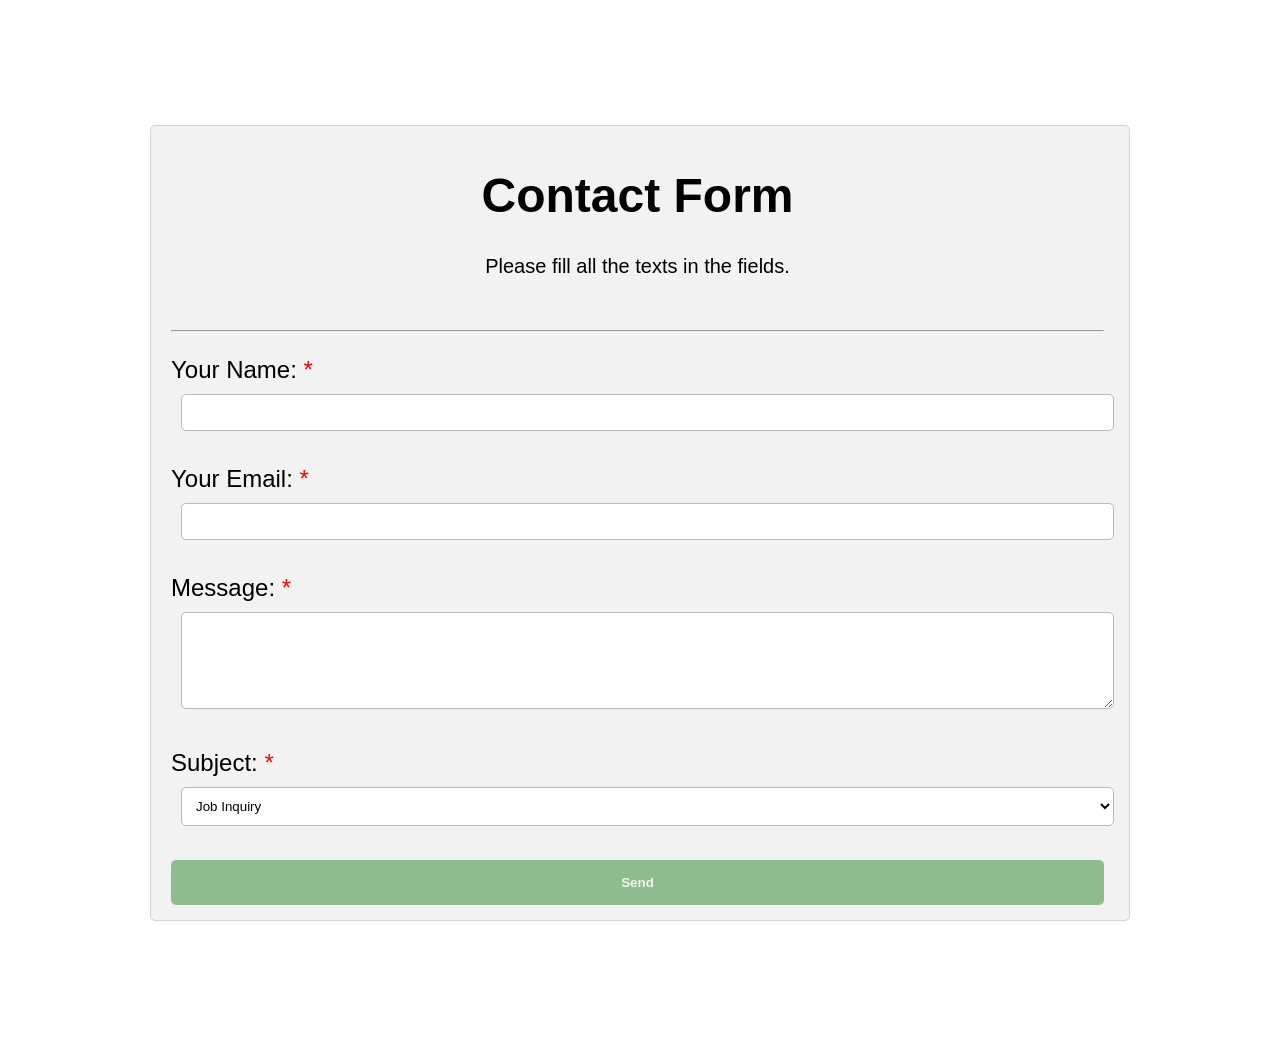
<file: contact_us.html>
<!DOCTYPE html>
<html lang="en">
  <head>
    <meta charset="UTF-8" />
    <meta http-equiv="X-UA-Compatible" content="IE=edge" />
    <meta name="viewport" content="width=device-width, initial-scale=1.0" />
    <title>Contact Us</title>
    <link rel="stylesheet" href="/styles/contact_us_style.css" />
  </head>
  <body>
    <div class="container">
      <div class="header">
        <h1>Contact Form</h1>
        <p>Please fill all the texts in the fields.</p>
      </div>
      <hr />

      <form action="">
        <p>
          <label for="" class="required"> Your Name: </label>
          <input type="text" class="text" name="yname" required />
        </p>
        <p>
          <label for="" class="required">Your Email:</label>
          <input type="email" name="email" id="email" required />
        </p>
        <p>
          <label for="" class="required">Message:</label>
          <textarea
            name="message"
            id="message"
            cols="25"
            rows="5"
            required
          ></textarea>
        </p>
        <p>
          <label for="" class="required">Subject:</label>
          <select name="subject" id="subject" required>
            <option value="job_inquiry">Job Inquiry</option>
            <option value="New_Courses">New Courses</option>
            <option value="Pricing">Pricing</option>
          </select>
        </p>
        <input type="submit" value="Send" />
      </form>
    </div>
  </body>
</html>
</file>
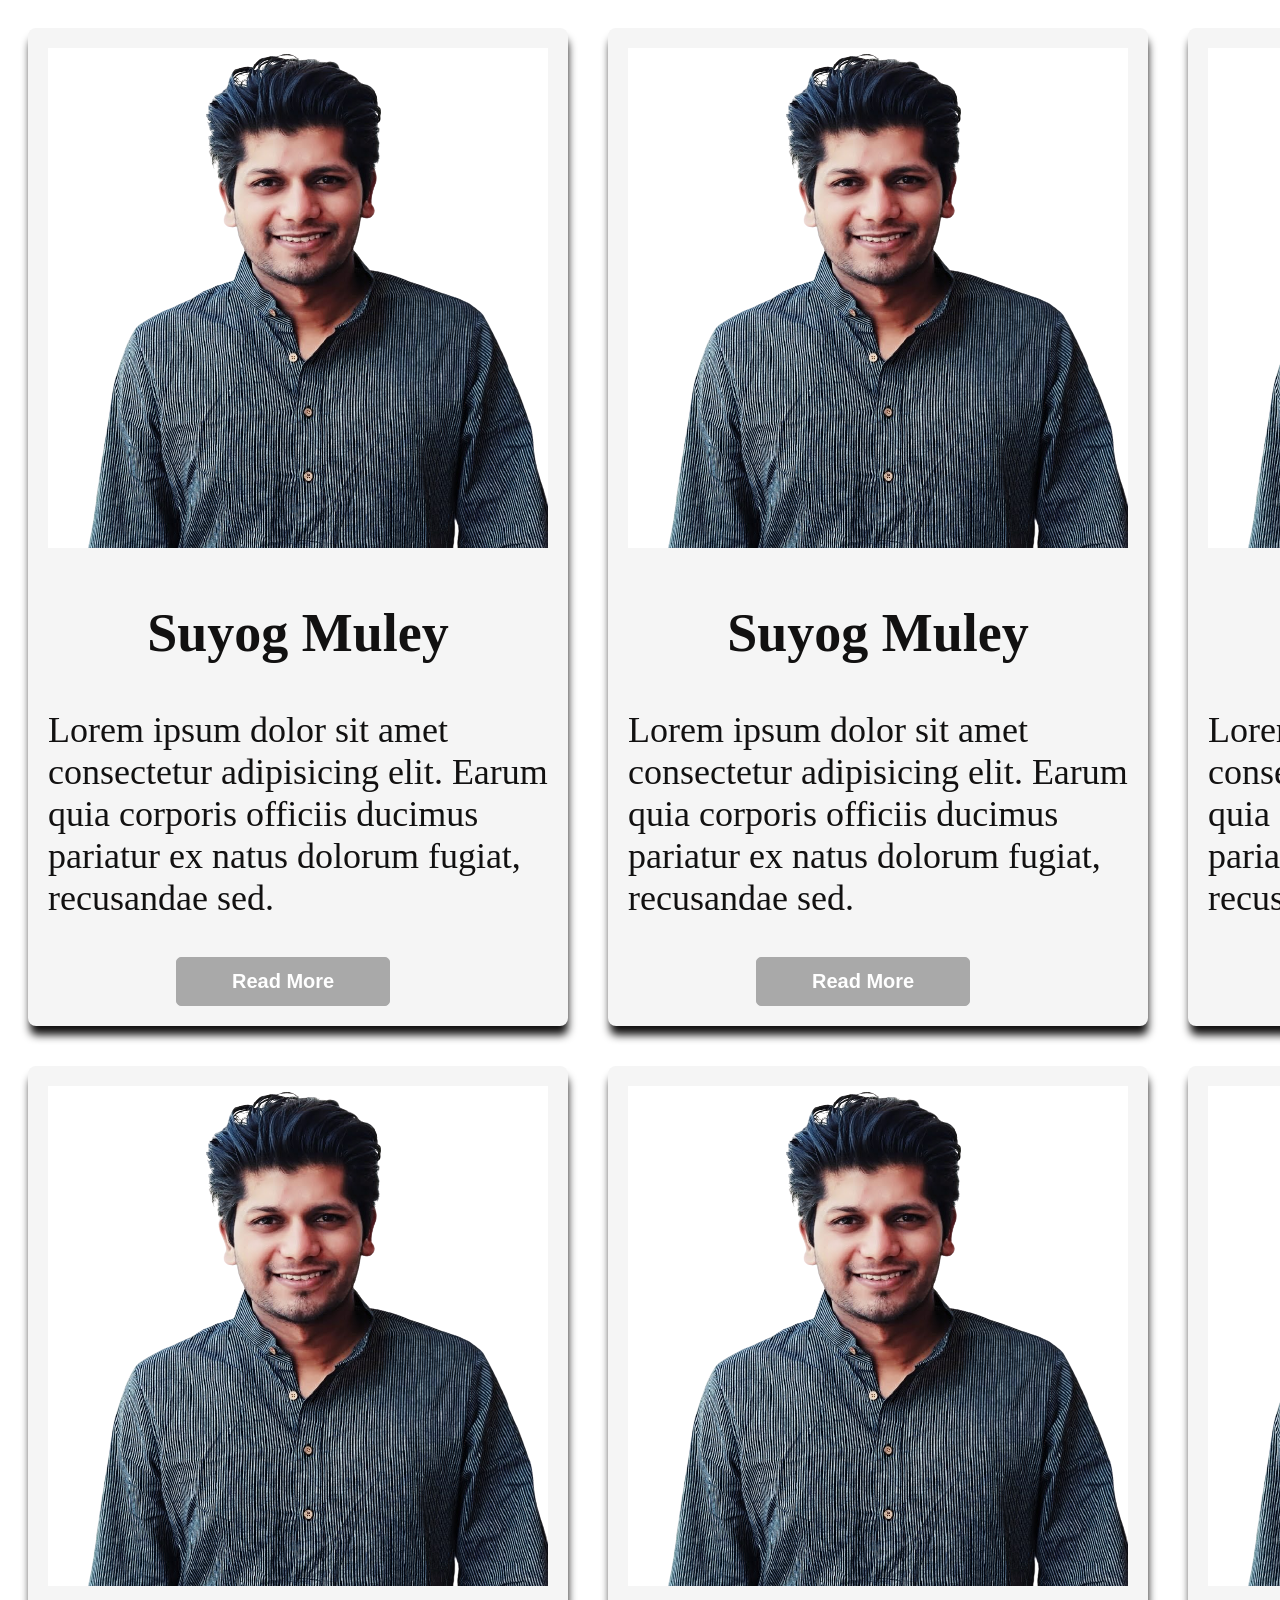
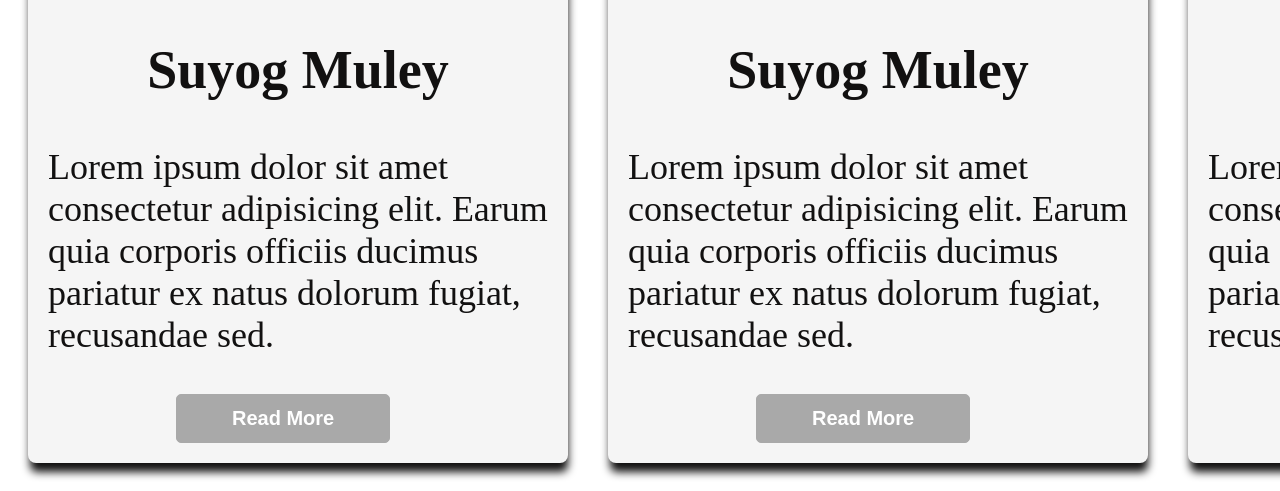
<file: flexbox-task2.html>
<!DOCTYPE html>
<html lang="en">
  <head>
    <meta charset="UTF-8" />
    <meta http-equiv="X-UA-Compatible" content="IE=edge" />
    <meta name="viewport" content="width=device-width, initial-scale=1.0" />
    <title>FlexboxTask2</title>
    <style>
      .wrapper {
        display: flex;
      }

      .card {
        justify-content: center;
        font-size: 4vh;
        color: rgb(18, 17, 17);
        background: whitesmoke;
        margin: 20px;
        padding: 20px;
        border-radius: 8px;
        flex-direction: column;
        box-shadow: 1px 10px 8px -1px;
      }

      button {
        align-items: center;
        background-color: darkgray;
        text-decoration: none;
        font-size: 20px;
        align-content: center;
        font-weight: bold;
        color: white;
        border: 1px solid darkgrey;
        border-radius: 5px;
        padding: 12px 55px 12px 55px;
        margin-left: 8rem;
        cursor: pointer;
      }
      button:hover {
        color: black;
        background-color: darkseagreen;
      }
      h2 {
        text-align: center;
      }
    </style>
  </head>
  <body>
    <div class="wrapper">
      <div class="card">
        <img src="/Image/suyogProfile.png" alt="User suyogProfile" />
        <h2>Suyog Muley</h2>
        <p>
          Lorem ipsum dolor sit amet consectetur adipisicing elit. Earum quia
          corporis officiis ducimus pariatur ex natus dolorum fugiat, recusandae
          sed.
        </p>
        <button>Read More</button>
      </div>
      <div class="card">
        <img src="/Image/suyogProfile.png" alt="User suyogProfile" />
        <h2>Suyog Muley</h2>
        <p>
          Lorem ipsum dolor sit amet consectetur adipisicing elit. Earum quia
          corporis officiis ducimus pariatur ex natus dolorum fugiat, recusandae
          sed.
        </p>
        <button>Read More</button>
      </div>
      <div class="card">
        <img src="/Image/suyogProfile.png" alt="User suyogProfile" />
        <h2>Suyog Muley</h2>
        <p>
          Lorem ipsum dolor sit amet consectetur adipisicing elit. Earum quia
          corporis officiis ducimus pariatur ex natus dolorum fugiat, recusandae
          sed.
        </p>
        <button>Read More</button>
      </div>
    </div>
    <div class="wrapper">
      <div class="card">
        <img src="/Image/suyogProfile.png" alt="User suyogProfile" />
        <h2>Suyog Muley</h2>
        <p>
          Lorem ipsum dolor sit amet consectetur adipisicing elit. Earum quia
          corporis officiis ducimus pariatur ex natus dolorum fugiat, recusandae
          sed.
        </p>
        <button>Read More</button>
      </div>
      <div class="card">
        <img src="/Image/suyogProfile.png" alt="User suyogProfile" />
        <h2>Suyog Muley</h2>
        <p>
          Lorem ipsum dolor sit amet consectetur adipisicing elit. Earum quia
          corporis officiis ducimus pariatur ex natus dolorum fugiat, recusandae
          sed.
        </p>
        <button>Read More</button>
      </div>
      <div class="card">
        <img src="/Image/suyogProfile.png" alt="User suyogProfile" />
        <h2>Suyog Muley</h2>
        <p>
          Lorem ipsum dolor sit amet consectetur adipisicing elit. Earum quia
          corporis officiis ducimus pariatur ex natus dolorum fugiat, recusandae
          sed.
        </p>
        <button>Read More</button>
      </div>
    </div>
  </body>
</html>
</file>
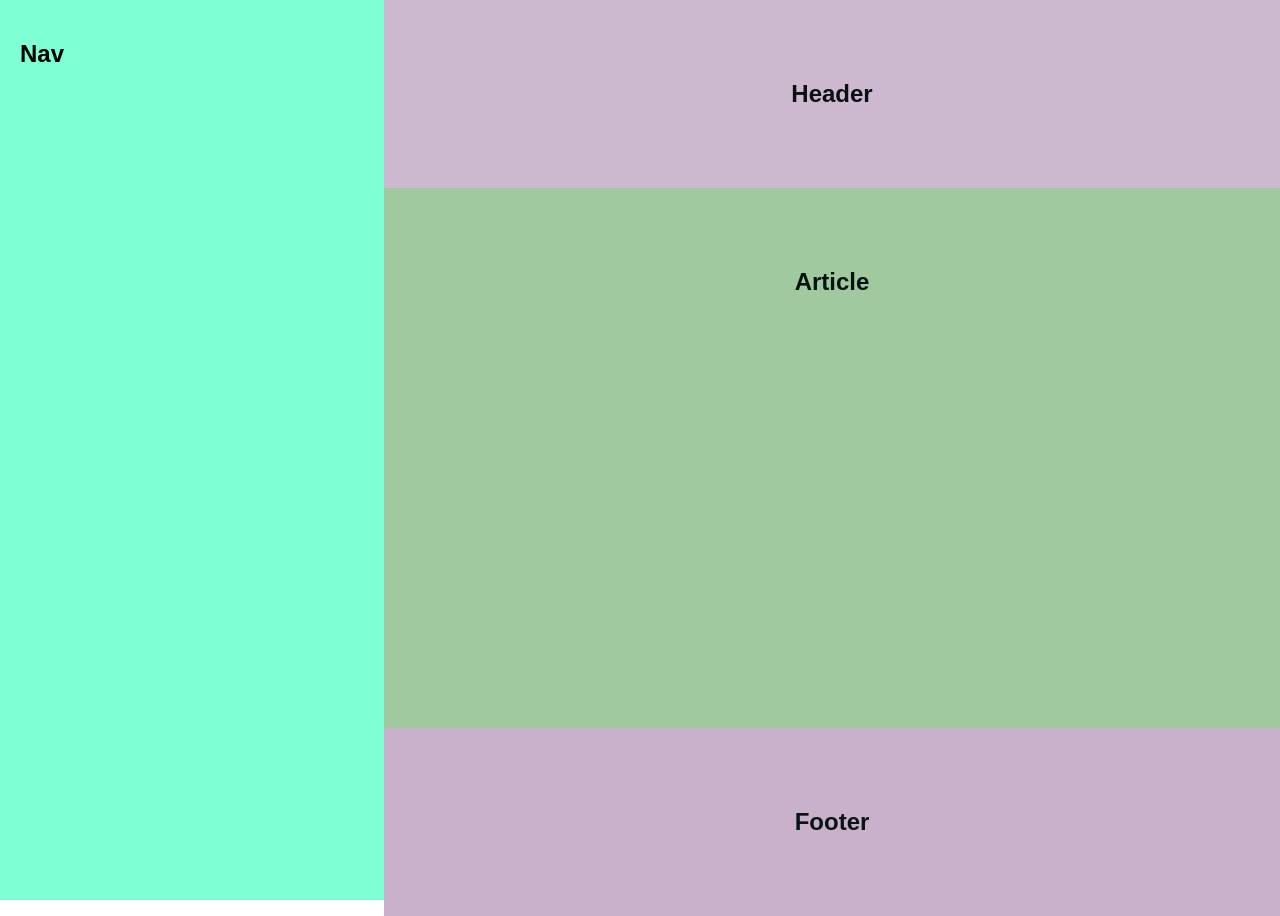
<file: flexbox4.html>
<!DOCTYPE html>
<html lang="en">
  <head>
    <meta charset="UTF-8" />
    <meta http-equiv="X-UA-Compatible" content="IE=edge" />
    <meta name="viewport" content="width=device-width, initial-scale=1.0" />
    <title>Flexbox Challenge3</title>
    <style>
      * {
        box-sizing: border-box;
      }

      body {
        font-family: Arial, Helvetica, sans-serif;
        margin: 0;
      }

      .container-row {
        display: flex;
        flex-wrap: wrap;
      }

      .side {
        flex: 30%;
        background-color: aquamarine;
        padding: 20px;
        height: 100vh;
      }

      .main {
        flex: 70%;
        background-color: rgb(233, 241, 241);
      }

      .header {
        padding: 60px;
        text-align: center;
        background-color: rgb(205, 185, 207);
        color: rgb(12, 15, 15);
      }
      .section {
        padding: 60px;
        text-align: center;
        background-color: rgb(160, 201, 160);
        color: rgb(6, 18, 18);
        height: 60vh;
      }
      .footer {
        padding: 60px;
        text-align: center;
        background-color: rgb(201, 177, 204);
        color: rgb(10, 20, 20);
      }

      @media screen and (max-width: 700px) {
        .container-row {
          flex-direction: column;
        }
      }
    </style>
  </head>
  <body>
    <div class="container-row">
      <div class="side">
        <h2>Nav</h2>
      </div>
      <div class="main">
        <div class="header">
          <h2>Header</h2>
        </div>
        <div class="section">
          <h2>Article</h2>
        </div>
        <div class="footer">
          <h2>Footer</h2>
        </div>
      </div>
    </div>
  </body>
</html>
</file>
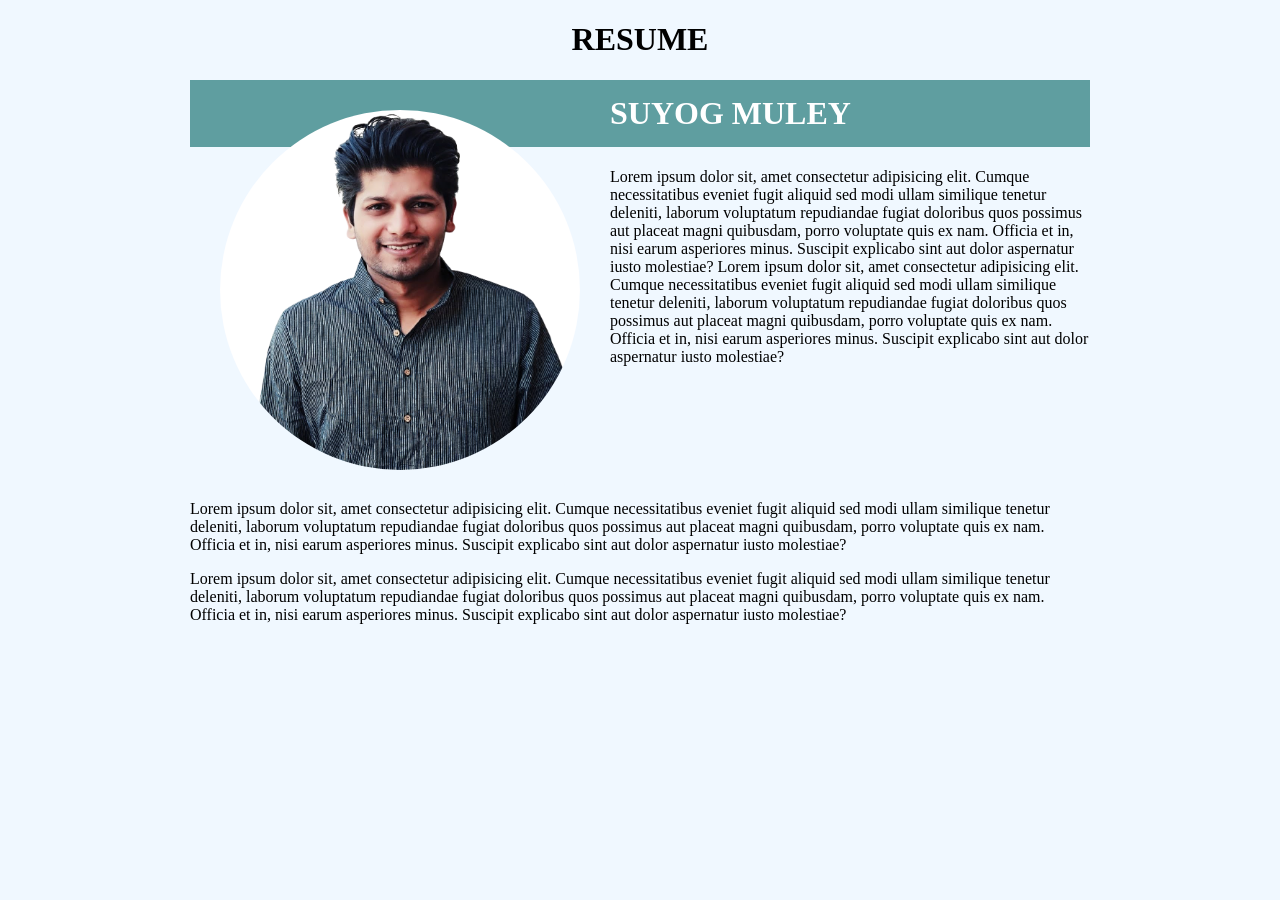
<file: float.html>
<!DOCTYPE html>
<html lang="en">
  <head>
    <meta charset="UTF-8" />
    <meta http-equiv="X-UA-Compatible" content="IE=edge" />
    <meta name="viewport" content="width=device-width, initial-scale=1.0" />
    <title>Float Property</title>
    <style>
      body {
        background-color: aliceblue;
        margin: 0 auto;
        max-width: 900px;
        width: 90%;
      }
      .Image {
        clip-path: circle(50% at 50% 50%);
        width: 40%;
        border-radius: 5px;
        float: left;
        margin: 30px;
      }

      .resume {
        text-align: center;
        text-transform: uppercase;
      }
      .suyog{
        background-color: cadetblue;
        padding: 15px;
        color: white;
        text-transform: uppercase;
      }

      .cleared{
        clear: left;
      }
    </style>
  </head>
  <body>
    <h1 class="resume">Resume</h1>
    <img class="Image" src="/Image/suyogProfile.png" alt="" /> <h1 class="suyog">Suyog Muley</h1></a>
    
    <p>
      Lorem ipsum dolor sit, amet consectetur adipisicing elit. Cumque
      necessitatibus eveniet fugit aliquid sed modi ullam similique tenetur
      deleniti, laborum voluptatum repudiandae fugiat doloribus quos possimus
      aut placeat magni quibusdam, porro voluptate quis ex nam. Officia et in,
      nisi earum asperiores minus. Suscipit explicabo sint aut dolor aspernatur
      iusto molestiae? Lorem ipsum dolor sit, amet consectetur adipisicing elit.
      Cumque necessitatibus eveniet fugit aliquid sed modi ullam similique
      tenetur deleniti, laborum voluptatum repudiandae fugiat doloribus quos
      possimus aut placeat magni quibusdam, porro voluptate quis ex nam. Officia
      et in, nisi earum asperiores minus. Suscipit explicabo sint aut dolor
      aspernatur iusto molestiae?
    </p>
    <p class="cleared">
      Lorem ipsum dolor sit, amet consectetur adipisicing elit. Cumque
      necessitatibus eveniet fugit aliquid sed modi ullam similique tenetur
      deleniti, laborum voluptatum repudiandae fugiat doloribus quos possimus
      aut placeat magni quibusdam, porro voluptate quis ex nam. Officia et in,
      nisi earum asperiores minus. Suscipit explicabo sint aut dolor aspernatur
      iusto molestiae?
    </p>
    <p>
      Lorem ipsum dolor sit, amet consectetur adipisicing elit. Cumque
      necessitatibus eveniet fugit aliquid sed modi ullam similique tenetur
      deleniti, laborum voluptatum repudiandae fugiat doloribus quos possimus
      aut placeat magni quibusdam, porro voluptate quis ex nam. Officia et in,
      nisi earum asperiores minus. Suscipit explicabo sint aut dolor aspernatur
      iusto molestiae?
    </p>
  </body>
</html>
</file>
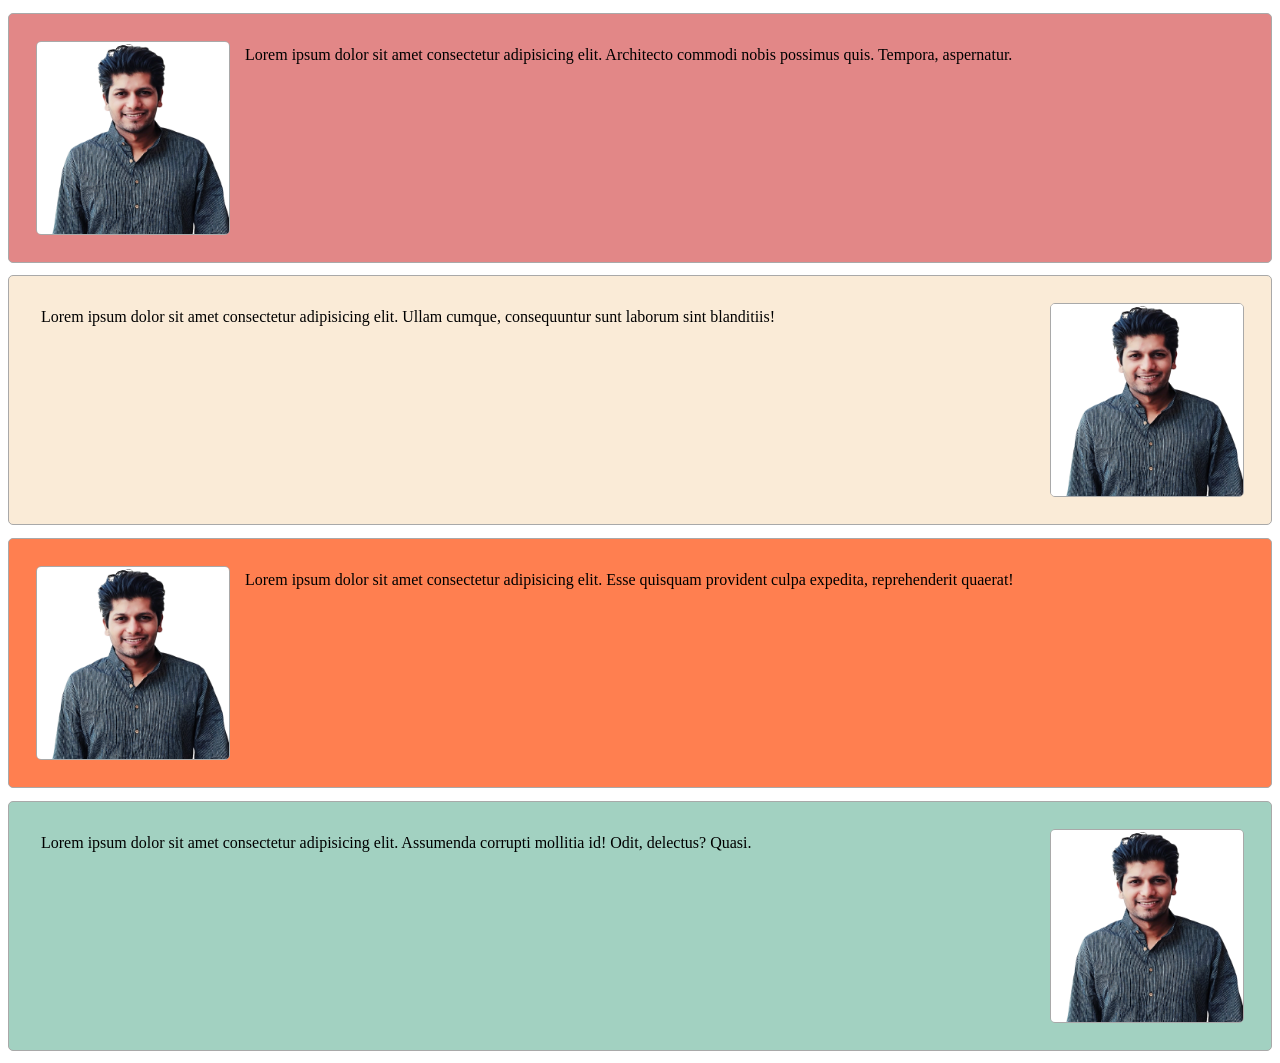
<file: float3.html>
<!DOCTYPE html>
<html lang="en">
  <head>
    <meta charset="UTF-8" />
    <meta http-equiv="X-UA-Compatible" content="IE=edge" />
    <meta name="viewport" content="width=device-width, initial-scale=1.0" />
    <title>Float Challenge 3</title>
    <style>
      .body {
        background-color: aliceblue;
      }

      img {
        width: 12em;
        border-radius: 5px;
        border: 1px solid darkgray;
        margin: 15px;
      }

      .imgBox1 {
        float: left;
      }

      .imgBox2 {
        float: right;
      }

      .imgBox3 {
        float: left;
      }

      .imgBox4 {
        float: right;
      }
      .textbox {
        margin: 20px;
      }

      .box {
        padding: 12px;
        border: 1px solid darkgray;
        border-radius: 5px;
        margin: 1% auto;
        max-width: 1700px;
        overflow: hidden;
      }
      .box1 {
        background-color: rgb(226, 135, 135);
      }
      .box2 {
        background-color: antiquewhite;
      }
      .box3 {
        background-color: coral;
      }
      .box4 {
        background-color: rgb(162, 209, 193);
      }
    </style>
  </head>
  <body>
    <div class="mainbox">
      <div class="box box1">
        <img class="imgBox1" src="/Image/suyogProfile.png" alt="profilePic" />
        <p class="textbox">
          Lorem ipsum dolor sit amet consectetur adipisicing elit. Architecto
          commodi nobis possimus quis. Tempora, aspernatur.
        </p>
      </div>
      <div class="box box2">
        <img class="imgBox2" src="/Image/suyogProfile.png" alt="profilePic" />
        <p class="textbox">
          Lorem ipsum dolor sit amet consectetur adipisicing elit. Ullam cumque,
          consequuntur sunt laborum sint blanditiis!
        </p>
      </div>
      <div class="box box3">
        <img class="imgBox3" src="/Image/suyogProfile.png" alt="profilePic" />
        <p class="textbox">
          Lorem ipsum dolor sit amet consectetur adipisicing elit. Esse quisquam
          provident culpa expedita, reprehenderit quaerat!
        </p>
      </div>
      <div class="box box4">
        <img class="imgBox4" src="/Image/suyogProfile.png" alt="profilePic" />
        <p class="textbox">
          Lorem ipsum dolor sit amet consectetur adipisicing elit. Assumenda
          corrupti mollitia id! Odit, delectus? Quasi.
        </p>
      </div>
    </div>
  </body>
</html>
</file>
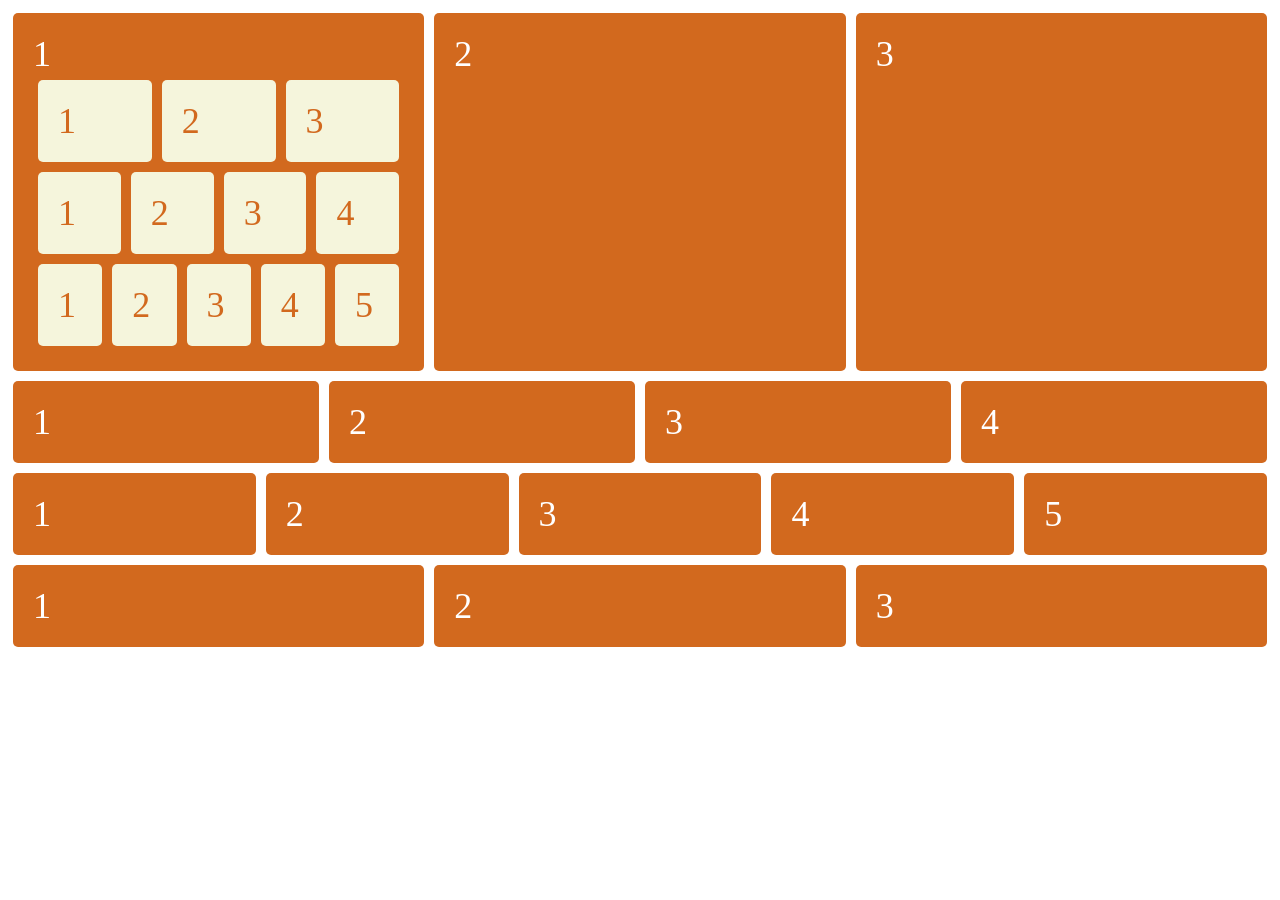
<file: floatChallange1.html>
<!DOCTYPE html>
<html lang="en">
  <head>
    <meta charset="UTF-8" />
    <meta http-equiv="X-UA-Compatible" content="IE=edge" />
    <meta name="viewport" content="width=device-width, initial-scale=1.0" />
    <title>Float Challange1</title>
    <style>
      .wrapper {
        display: flex;
      }

      .wrapper > div {
        font-size: 4vh;
        color: white;
        background: chocolate;
        margin: 5px;
        padding: 20px;
        border-radius: 5px;
        flex: 1;
      }
      .wrapper .wrapper > div {
        background: beige;
        color: chocolate;
      }
    </style>
  </head>
  <body>
    <div class="wrapper">
      <div>
        1
        <div class="wrapper">
          <div>1</div>
          <div>2</div>
          <div>3</div>
        </div>
        <div class="wrapper">
          <div>1</div>
          <div>2</div>
          <div>3</div>
          <div>4</div>
        </div>
        <div class="wrapper">
          <div>1</div>
          <div>2</div>
          <div>3</div>
          <div>4</div>
          <div>5</div>
        </div>
      </div>
      <div>2</div>
      <div>3</div>
    </div>
    <div class="wrapper">
      <div>1</div>
      <div>2</div>
      <div>3</div>
      <div>4</div>
    </div>
    <div class="wrapper">
      <div>1</div>
      <div>2</div>
      <div>3</div>
      <div>4</div>
      <div>5</div>
    </div>
    <div class="wrapper">
      <div>1</div>
      <div>2</div>
      <div>3</div>
    </div>
  </body>
</html>
</file>
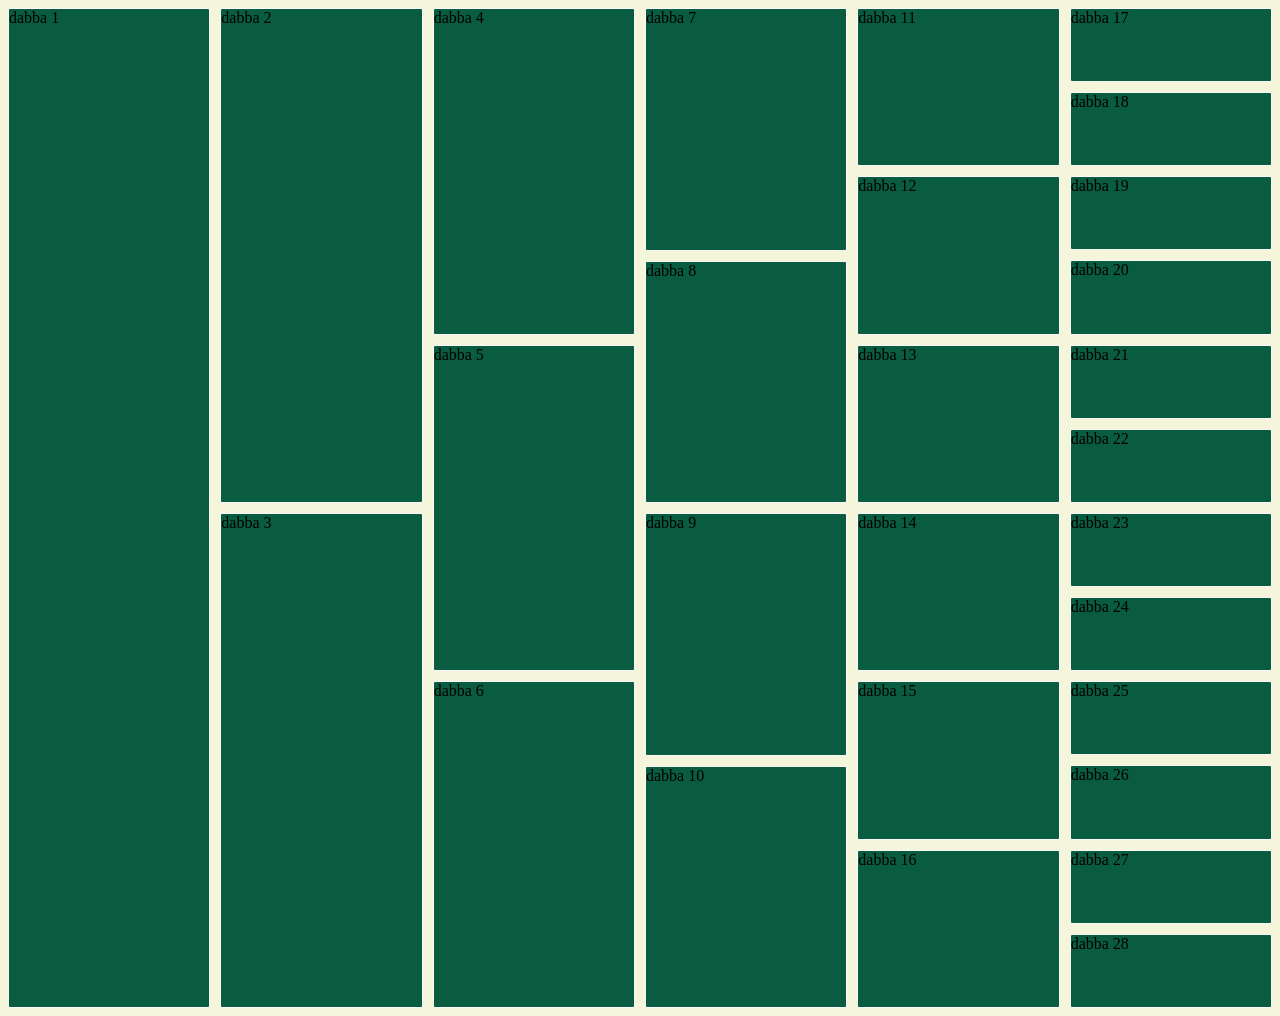
<file: Grid.html>
<!DOCTYPE html>
<html lang="en">
  <head>
    <meta charset="UTF-8" />
    <meta http-equiv="X-UA-Compatible" content="IE=edge" />
    <meta name="viewport" content="width=device-width, initial-scale=1.0" />
    <title>Grid Challenge</title>
    <style>
      * {
        background-color: beige;
      }
      .container {
        display: grid;
        grid-template-columns: repeat(6, 1fr);
        grid-gap: 10px;
        grid-auto-rows: minmax(1000px, auto);
      }

      .nestedItem {
        display: grid;
        grid-gap: 10px;
      }

      .items {
        background-color: rgb(9, 92, 64);
        border: 1px solid rgb(249, 249, 249);
        border-radius: 2px;
      }
    </style>
  </head>
  <body>
    <div class="container">
      <div class="nestedItem">
        <div class="items">dabba 1</div>
      </div>

      <div class="nestedItem">
        <div class="items" id="item2">dabba 2</div>
        <div class="items" id="item3">dabba 3</div>
      </div>

      <div class="nestedItem">
        <div class="items" id="item4">dabba 4</div>
        <div class="items" id="item5">dabba 5</div>
        <div class="items" id="item6">dabba 6</div>
      </div>

      <div class="nestedItem">
        <div class="items" id="item7">dabba 7</div>
        <div class="items" id="item8">dabba 8</div>
        <div class="items" id="item9">dabba 9</div>
        <div class="items" id="item10">dabba 10</div>
      </div>

      <div class="nestedItem">
        <div class="items" id="item11">dabba 11</div>
        <div class="items" id="item12">dabba 12</div>
        <div class="items" id="item13">dabba 13</div>
        <div class="items" id="item14">dabba 14</div>
        <div class="items" id="item15">dabba 15</div>
        <div class="items" id="item16">dabba 16</div>
      </div>

      <div class="nestedItem">
        <div class="items" id="item17">dabba 17</div>
        <div class="items" id="item18">dabba 18</div>
        <div class="items" id="item19">dabba 19</div>
        <div class="items" id="item20">dabba 20</div>
        <div class="items" id="item21">dabba 21</div>
        <div class="items" id="item22">dabba 22</div>
        <div class="items" id="item23">dabba 23</div>
        <div class="items" id="item24">dabba 24</div>
        <div class="items" id="item25">dabba 25</div>
        <div class="items" id="item26">dabba 26</div>
        <div class="items" id="item27">dabba 27</div>
        <div class="items" id="item28">dabba 28</div>
      </div>
    </div>
  </body>
</html>
</file>
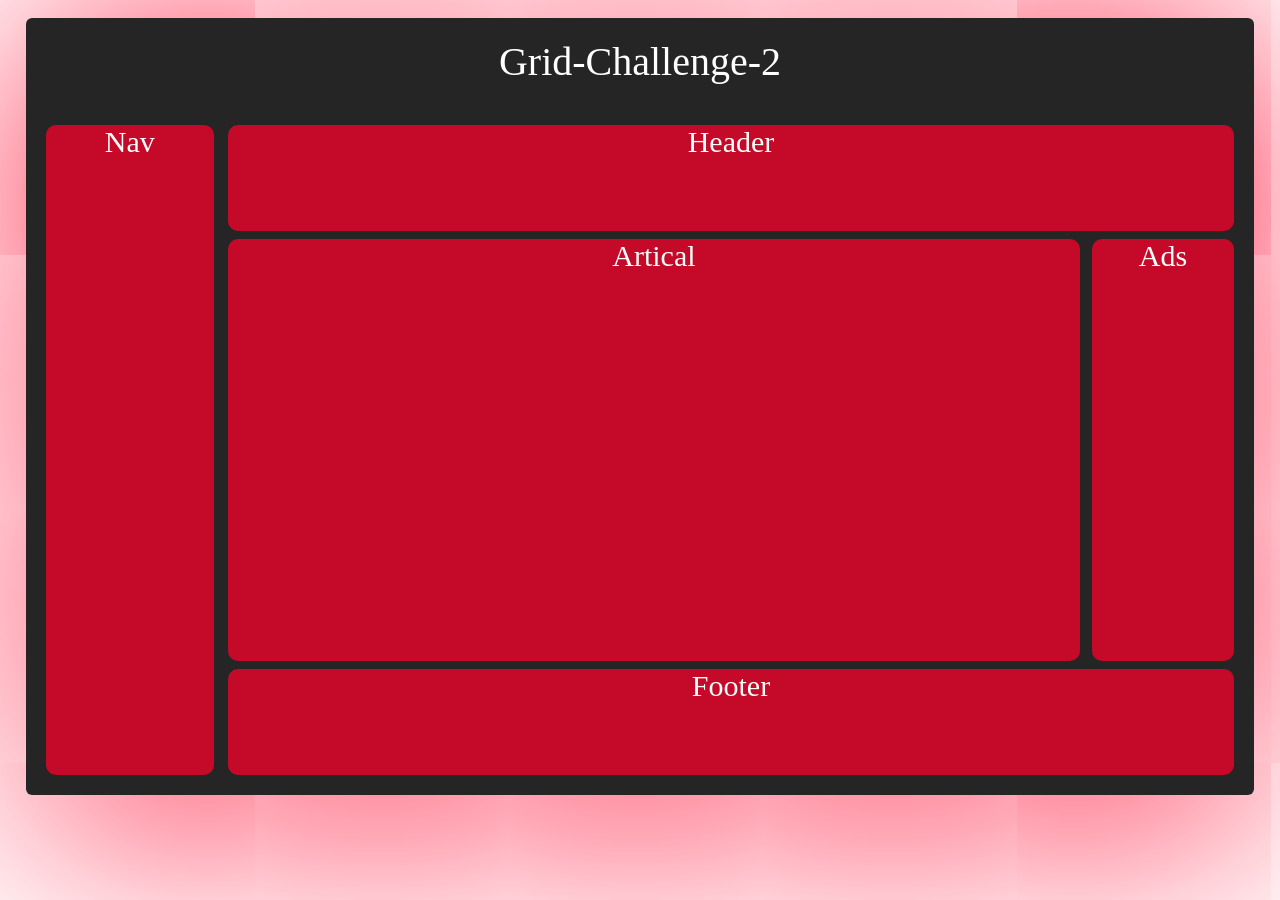
<file: grid2Challenge.html>
<!DOCTYPE html>
<html lang="en">
  <head>
    <meta charset="UTF-8" />
    <meta http-equiv="X-UA-Compatible" content="IE=edge" />
    <meta name="viewport" content="width=\, initial-scale=1.0" />
    <title>Grid Challenge 2</title>
    <style>
     * {
    font-size: 20px;
    font-family: 'Merriweather', serif;
    text-align: center;
    font-size: 30px;
  }
  .main-container {
    margin: 18px;
    padding: 20px;
    box-shadow: .2em .7em 8em #ff002bf5;
    border-radius: 6px;
    background-color: hsla(0, 0%, 0%, 0.856);
  }
  .heading{
      margin-bottom: 40px;
      font-size: 40px;
      color: white;
  }
  .container {
    display: grid;
    grid-template-columns: 1fr 6fr;
    grid-gap: 1.2%;
    height: 650px;
  }
  .m1,
  .nav,
  .mid-grid,
  .header,
  .footer{
    display: grid;
    border-radius: 3px;

  }
  .m1{
    grid-template-rows:1.5fr 6fr 1.5fr ;
    grid-gap: 1.2%;
    
  }
  .mid-grid {
    display: grid;
    grid-template-columns: 6fr 1fr;
    grid-gap: 1.2%;
  }
  .child{
    color: #ffffff;
    background-color: #ff002bbb;
    border-radius: 10px;
  }
  .child:hover{
      margin: 2px;
      background-color: #ff002bea;
      box-shadow: 2px 3px 6px #ffffff;
      cursor: pointer;
  }
    </style>
  </head>
  </head>
<body >
<div class="main-container">
      <div class="heading">Grid-Challenge-2</div>
      <div class="container">
        <div class="nav">
          <div class="child">Nav</div>
        </div>
        <div class="m1">
          <div class="header">
            <div class="child">Header</div>
          </div>
          <div class="mid-grid">
            <div class="child">Artical</div>
            <div class="child">Ads</div>
          </div>
          <div class="footer">
            <div class="child">Footer</div>
          </div>
        </div>
      </div>
    </div>
</body>
 
</html>
</file>
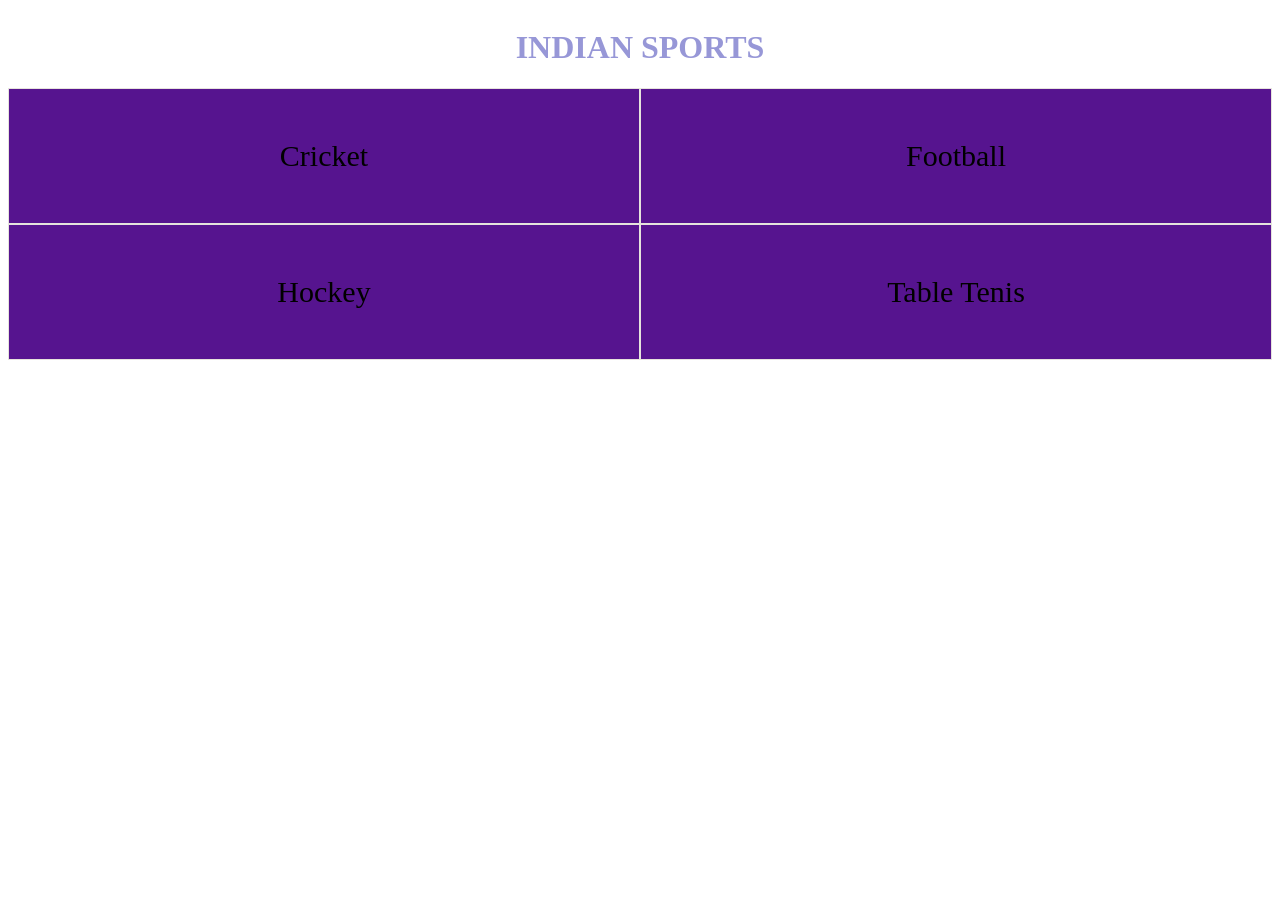
<file: mediaquery.html>
<!DOCTYPE html>
<html lang="en">
  <head>
    <meta charset="UTF-8" />
    <meta http-equiv="X-UA-Compatible" content="IE=edge" />
    <meta name="viewport" content="width=device-width, initial-scale=1.0" />
    <title>Media Query Challenge</title>
    <link rel="stylesheet" href="/styles/mediaquery.css" />
  </head>
  <body>
    <div class="mainbox"></div>
    <h1>Indian Sports</h1>
    <div class="box">Cricket</div>
    <div class="box">Football</div>
    <div class="box">Hockey</div>
    <div class="box">Table Tenis</div>
  </body>
</html>
</file>
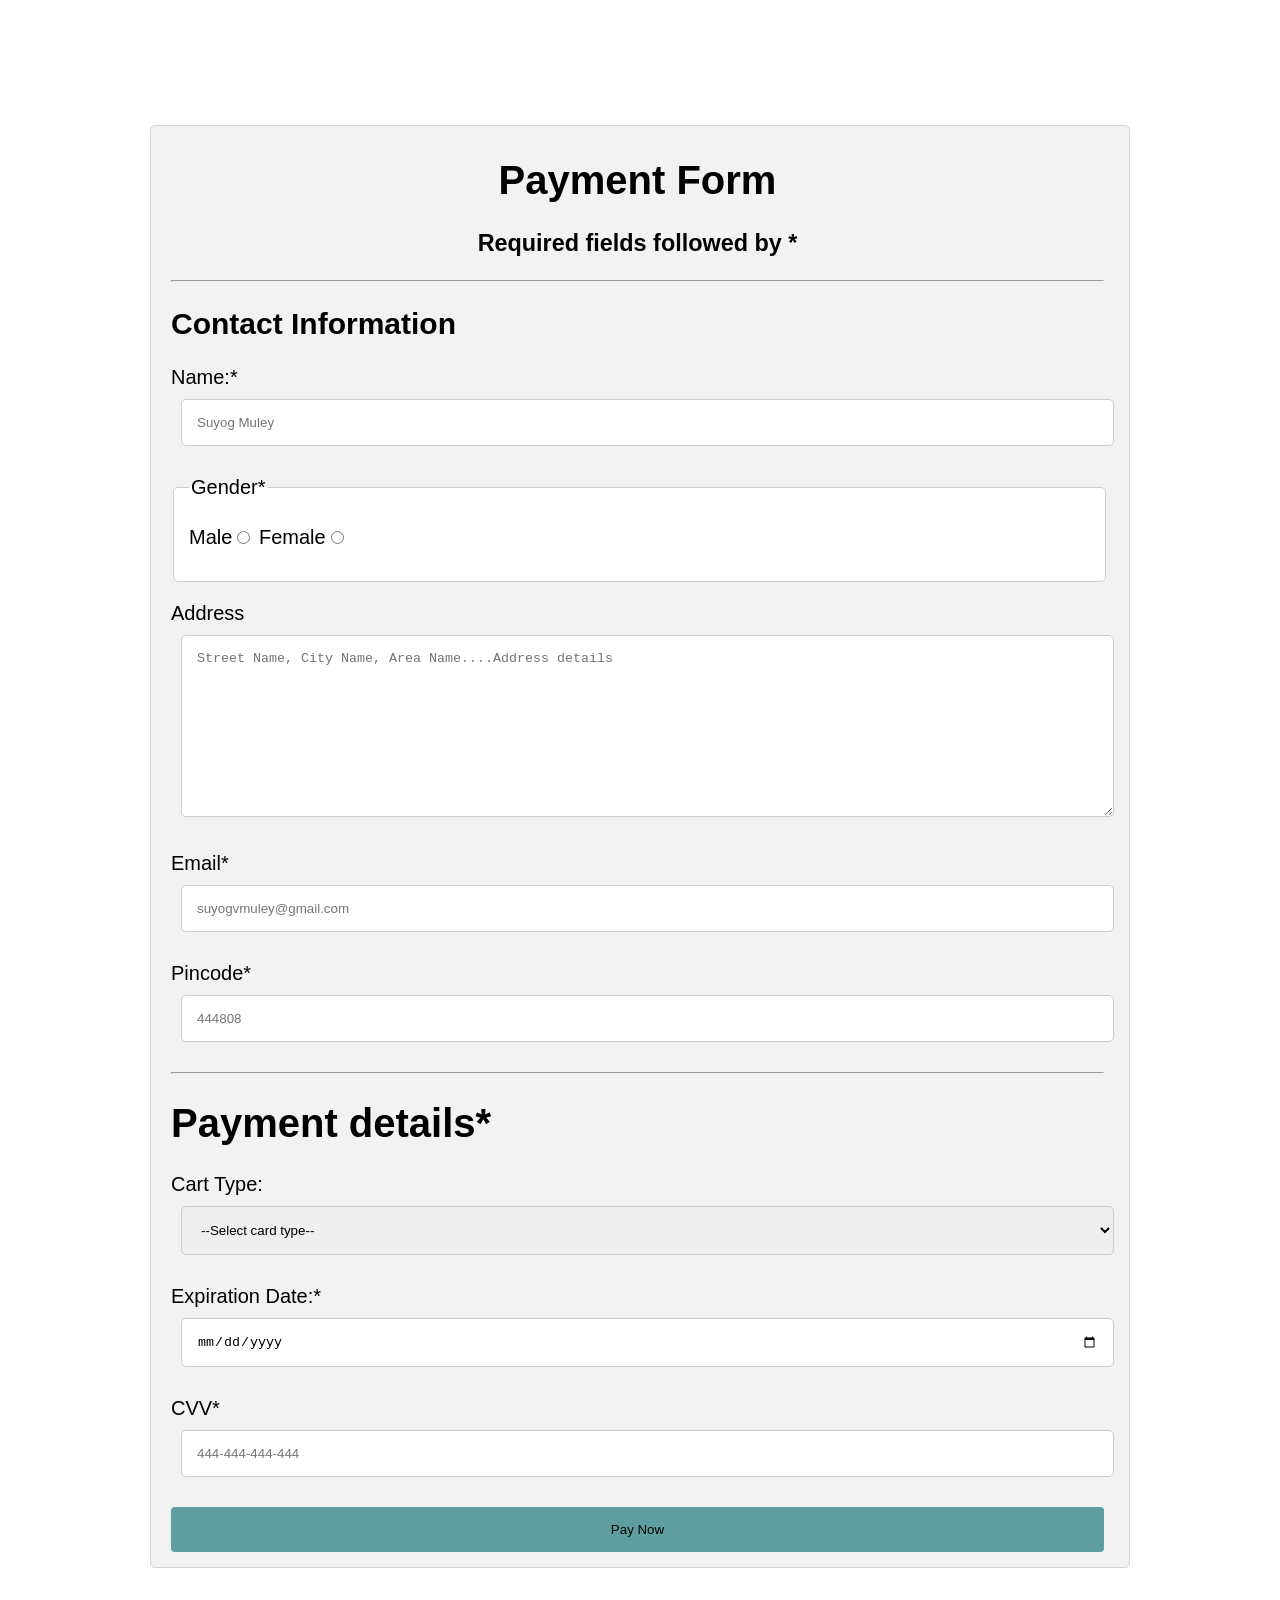
<file: payment_form.html>
<!DOCTYPE html>
<html lang="en">
  <head>
    <meta charset="UTF-8" />
    <meta http-equiv="X-UA-Compatible" content="IE=edge" />
    <meta name="viewport" content="width=device-width, initial-scale=1.0" />
    <title>Payment Form</title>
    <link rel="stylesheet" href="payment_style.css" />
  </head>
  <body>
    <div class="container">
      <form action="">
        <h1 class="main_heading">Payment Form</h1>
        <h3 class="main_heading">Required fields followed by *</h3>
        <hr />
        <h2>Contact Information</h2>
        <p>
          Name:*
          <input
            type="text"
            name="name"
            id="name"
            placeholder="Suyog Muley"
            required
          />
        </p>
        <fieldset>
          <legend>Gender*</legend>
          <p>
            Male<input type="radio" name="Gender" id="male" required />
            Female<input type="radio" name="Gender" id="Female" required />
          </p>
        </fieldset>
        <p>
          Address
          <textarea
            name="Address"
            id="Address"
            cols="30"
            rows="10"
            placeholder="Street Name, City Name, Area Name....Address details"
          ></textarea>
        </p>
        <p>
          Email*
          <input
            type="email"
            name="email"
            id="email"
            placeholder="suyogvmuley@gmail.com"
            required
          />
        </p>
        <p>
          Pincode*<input
            type="number"
            name="pincode"
            id="pincode"
            placeholder="444808"
            required
          />
        </p>
        <hr />
        <h1>Payment details*</h1>
        <p>
          Cart Type:
          <select name="card_type" id="card_type" required>
            <option value="">--Select card type--</option>
            <option value="visa">Visa</option>
            <option value="Mastercard">Mastercard</option>
            <option value="Rupay">Rupay</option>
          </select>
        </p>
        <p>
          Expiration Date:*
          <input type="date" name="exp_date" id="exp_date" required />
        </p>
        <p>
          CVV*
          <input
            type="password"
            name="cvv"
            id="cvv"
            placeholder="444-444-444-444"
            required
          />
        </p>
        <input type="submit" value="Pay Now" />
      </form>
    </div>
  </body>
</html>
</file>
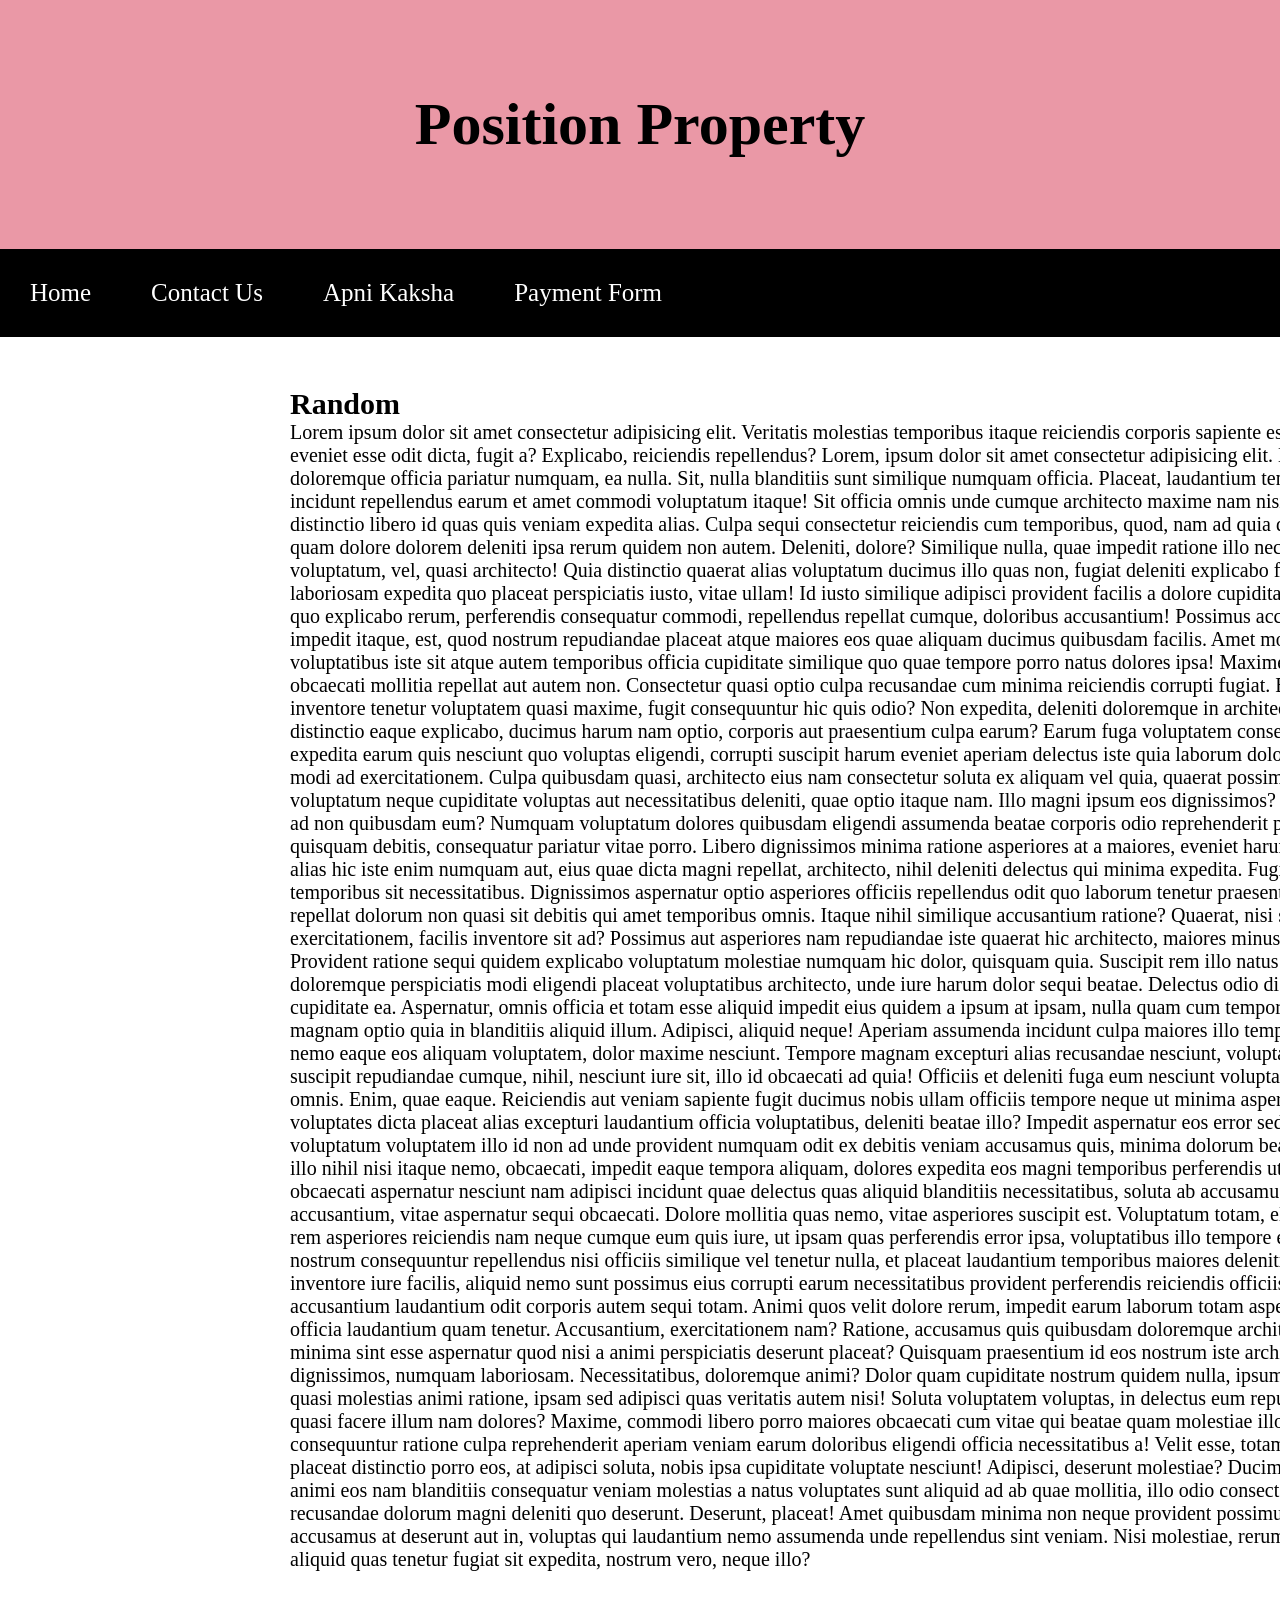
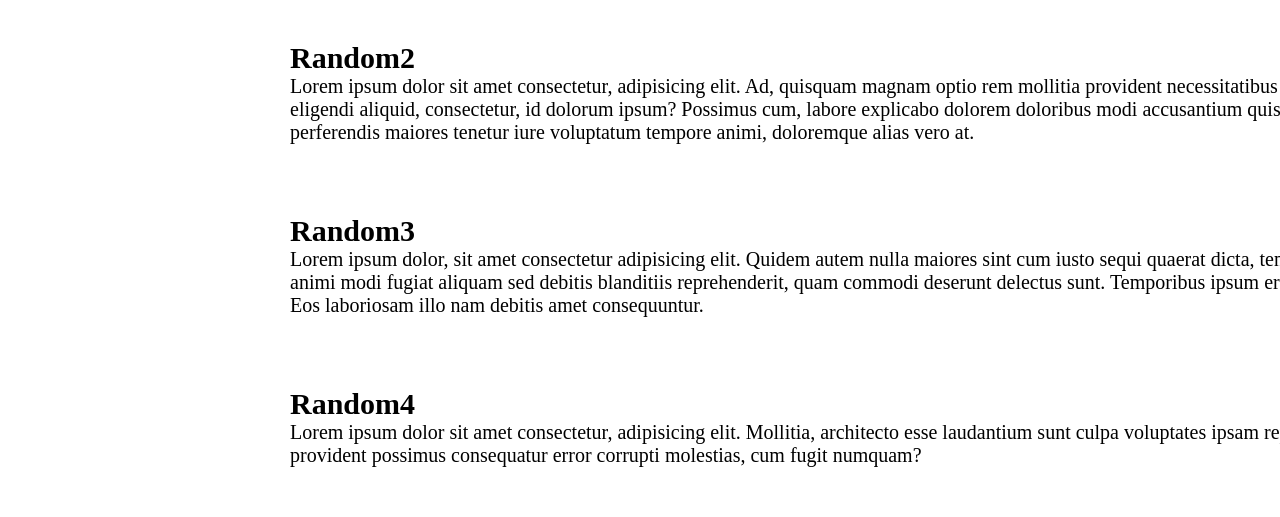
<file: position.html>
<!DOCTYPE html>
<html lang="en">
  <head>
    <meta charset="UTF-8" />
    <meta http-equiv="X-UA-Compatible" content="IE=edge" />
    <meta name="viewport" content="width=device-width, initial-scale=1.0" />
    <title>Position Property</title>
    <style>
      * {
        box-sizing: border-box;
        margin: 0px;
      }

      .section {
        margin-left: 15rem;
        width: 1400px;
      }

      header {
        background-color: rgb(234, 152, 166);
        padding: 10vh;
        text-align: center;
        font-size: 30px;
      }

      .topics {
        font-size: 20px;
        padding: 20px;
        margin: 30px;
      }

      nav {
        background-color: black;
        overflow: hidden;
      }

      nav a {
        font-size: 25px;
        text-decoration: none;
        color: white;
        padding: 10px;
        margin: 20px;
        float: left;
      }

      .headerBar {
        position: sticky;
        width: 100%;
        top: 0;
      }
    </style>
  </head>
  <body>
    <div class="container">
      <header>
        <h1>Position Property</h1>
      </header>
      <nav class="headerBar">
        <a href="/index.html">Home</a>
        <a href="/contact_us.html">Contact Us</a>
        <a href="/apnikaksha.html">Apni Kaksha</a>
        <a href="/payment_form.html">Payment Form</a>
      </nav>

      <div class="section">
        <div class="topics">
          <h2>Random</h2>
          <p>
            Lorem ipsum dolor sit amet consectetur adipisicing elit. Veritatis
            molestias temporibus itaque reiciendis corporis sapiente est quod
            ab! Magni commodi placeat eveniet esse odit dicta, fugit a?
            Explicabo, reiciendis repellendus? Lorem, ipsum dolor sit amet
            consectetur adipisicing elit. Hic vitae, cum eius harum ut rem
            doloremque officia pariatur numquam, ea nulla. Sit, nulla blanditiis
            sunt similique numquam officia. Placeat, laudantium tenetur? Nobis,
            harum, at sit aperiam incidunt repellendus earum et amet commodi
            voluptatum itaque! Sit officia omnis unde cumque architecto maxime
            nam nisi odit repudiandae, cum animi mollitia distinctio libero id
            quas quis veniam expedita alias. Culpa sequi consectetur reiciendis
            cum temporibus, quod, nam ad quia deserunt officiis quo aut
            doloribus esse quam dolore dolorem deleniti ipsa rerum quidem non
            autem. Deleniti, dolore? Similique nulla, quae impedit ratione illo
            necessitatibus sapiente nisi illum voluptatum, vel, quasi
            architecto! Quia distinctio quaerat alias voluptatum ducimus illo
            quas non, fugiat deleniti explicabo facere nisi ut debitis adipisci,
            laboriosam expedita quo placeat perspiciatis iusto, vitae ullam! Id
            iusto similique adipisci provident facilis a dolore cupiditate error
            molestiae autem beatae culpa quo explicabo rerum, perferendis
            consequatur commodi, repellendus repellat cumque, doloribus
            accusantium! Possimus accusantium quia molestiae obcaecati impedit
            itaque, est, quod nostrum repudiandae placeat atque maiores eos quae
            aliquam ducimus quibusdam facilis. Amet molestiae ducimus nihil
            necessitatibus, voluptatibus iste sit atque autem temporibus officia
            cupiditate similique quo quae tempore porro natus dolores ipsa!
            Maxime distinctio placeat officia minus obcaecati mollitia repellat
            aut autem non. Consectetur quasi optio culpa recusandae cum minima
            reiciendis corrupti fugiat. Enim totam assumenda dolorum inventore
            tenetur voluptatem quasi maxime, fugit consequuntur hic quis odio?
            Non expedita, deleniti doloremque in architecto libero quo dolore
            magnam sapiente distinctio eaque explicabo, ducimus harum nam optio,
            corporis aut praesentium culpa earum? Earum fuga voluptatem
            consequatur iste odit architecto! Enim amet expedita earum quis
            nesciunt quo voluptas eligendi, corrupti suscipit harum eveniet
            aperiam delectus iste quia laborum doloremque accusantium aliquid
            natus modi ad exercitationem. Culpa quibusdam quasi, architecto eius
            nam consectetur soluta ex aliquam vel quia, quaerat possimus rerum
            at? Quasi aliquid, in voluptatum neque cupiditate voluptas aut
            necessitatibus deleniti, quae optio itaque nam. Illo magni ipsum eos
            dignissimos? Molestiae, cumque? Deleniti laborum ad non quibusdam
            eum? Numquam voluptatum dolores quibusdam eligendi assumenda beatae
            corporis odio reprehenderit praesentium saepe iure sed cumque
            quisquam debitis, consequatur pariatur vitae porro. Libero
            dignissimos minima ratione asperiores at a maiores, eveniet harum
            fuga ipsum. Tenetur temporibus alias hic iste enim numquam aut, eius
            quae dicta magni repellat, architecto, nihil deleniti delectus qui
            minima expedita. Fugit est consectetur expedita voluptatibus
            temporibus sit necessitatibus. Dignissimos aspernatur optio
            asperiores officiis repellendus odit quo laborum tenetur praesentium
            blanditiis inventore similique ut, repellat dolorum non quasi sit
            debitis qui amet temporibus omnis. Itaque nihil similique
            accusantium ratione? Quaerat, nisi saepe labore quas eaque quia
            harum exercitationem, facilis inventore sit ad? Possimus aut
            asperiores nam repudiandae iste quaerat hic architecto, maiores
            minus deleniti assumenda nulla illo. Provident ratione sequi quidem
            explicabo voluptatum molestiae numquam hic dolor, quisquam quia.
            Suscipit rem illo natus incidunt omnis sed aliquid explicabo
            doloremque perspiciatis modi eligendi placeat voluptatibus
            architecto, unde iure harum dolor sequi beatae. Delectus odio dicta
            assumenda officia necessitatibus cupiditate ea. Aspernatur, omnis
            officia et totam esse aliquid impedit eius quidem a ipsum at ipsam,
            nulla quam cum tempore quaerat possimus ab. Nam deserunt magnam
            optio quia in blanditiis aliquid illum. Adipisci, aliquid neque!
            Aperiam assumenda incidunt culpa maiores illo temporibus doloremque
            necessitatibus nemo eaque eos aliquam voluptatem, dolor maxime
            nesciunt. Tempore magnam excepturi alias recusandae nesciunt,
            voluptatibus amet. Reiciendis enim tempore suscipit repudiandae
            cumque, nihil, nesciunt iure sit, illo id obcaecati ad quia!
            Officiis et deleniti fuga eum nesciunt voluptatibus facere
            necessitatibus cupiditate omnis. Enim, quae eaque. Reiciendis aut
            veniam sapiente fugit ducimus nobis ullam officiis tempore neque ut
            minima asperiores hic itaque magnam impedit voluptates dicta placeat
            alias excepturi laudantium officia voluptatibus, deleniti beatae
            illo? Impedit aspernatur eos error sed quaerat in, soluta eligendi
            aliquid voluptatum voluptatem illo id non ad unde provident numquam
            odit ex debitis veniam accusamus quis, minima dolorum beatae
            asperiores! Molestiae voluptatem illo nihil nisi itaque nemo,
            obcaecati, impedit eaque tempora aliquam, dolores expedita eos magni
            temporibus perferendis ut beatae? Iste impedit atque mollitia
            obcaecati aspernatur nesciunt nam adipisci incidunt quae delectus
            quas aliquid blanditiis necessitatibus, soluta ab accusamus.
            Eligendi sapiente officiis accusantium, vitae aspernatur sequi
            obcaecati. Dolore mollitia quas nemo, vitae asperiores suscipit est.
            Voluptatum totam, eligendi optio nulla laborum nesciunt rem
            asperiores reiciendis nam neque cumque eum quis iure, ut ipsam quas
            perferendis error ipsa, voluptatibus illo tempore et quod odio quam?
            Rem, mollitia, nostrum consequuntur repellendus nisi officiis
            similique vel tenetur nulla, et placeat laudantium temporibus
            maiores deleniti repellat omnis nihil? Omnis inventore iure facilis,
            aliquid nemo sunt possimus eius corrupti earum necessitatibus
            provident perferendis reiciendis officiis alias, magni fugit ipsa,
            qui accusantium laudantium odit corporis autem sequi totam. Animi
            quos velit dolore rerum, impedit earum laborum totam asperiores
            blanditiis atque voluptas quasi officia laudantium quam tenetur.
            Accusantium, exercitationem nam? Ratione, accusamus quis quibusdam
            doloremque architecto neque qui dolorem molestias minima sint esse
            aspernatur quod nisi a animi perspiciatis deserunt placeat? Quisquam
            praesentium id eos nostrum iste architecto neque debitis placeat
            ipsum dignissimos, numquam laboriosam. Necessitatibus, doloremque
            animi? Dolor quam cupiditate nostrum quidem nulla, ipsum in
            similique impedit dicta debitis quasi molestias animi ratione, ipsam
            sed adipisci quas veritatis autem nisi! Soluta voluptatem voluptas,
            in delectus eum repudiandae nostrum quam animi fugit quasi facere
            illum nam dolores? Maxime, commodi libero porro maiores obcaecati
            cum vitae qui beatae quam molestiae illo enim impedit fugiat minus
            consequuntur ratione culpa reprehenderit aperiam veniam earum
            doloribus eligendi officia necessitatibus a! Velit esse, totam
            aliquid iure tempore hic odio facere placeat distinctio porro eos,
            at adipisci soluta, nobis ipsa cupiditate voluptate nesciunt!
            Adipisci, deserunt molestiae? Ducimus illum fuga voluptatum vel esse
            quis animi eos nam blanditiis consequatur veniam molestias a natus
            voluptates sunt aliquid ad ab quae mollitia, illo odio consectetur!
            Praesentium quibusdam recusandae dolorum magni deleniti quo
            deserunt. Deserunt, placeat! Amet quibusdam minima non neque
            provident possimus aperiam nihil quisquam eum accusamus at deserunt
            aut in, voluptas qui laudantium nemo assumenda unde repellendus sint
            veniam. Nisi molestiae, rerum iste quo tempora velit dicta nihil
            aliquid quas tenetur fugiat sit expedita, nostrum vero, neque illo?
          </p>
        </div>
        <div class="topics">
          <h2>Random2</h2>
          <p>
            Lorem ipsum dolor sit amet consectetur, adipisicing elit. Ad,
            quisquam magnam optio rem mollitia provident necessitatibus enim
            eveniet voluptatem a illum eligendi aliquid, consectetur, id dolorum
            ipsum? Possimus cum, labore explicabo dolorem doloribus modi
            accusantium quisquam magnam voluptate totam perferendis maiores
            tenetur iure voluptatum tempore animi, doloremque alias vero at.
          </p>
        </div>
        <div class="topics">
          <h2>Random3</h2>
          <p>
            Lorem ipsum dolor, sit amet consectetur adipisicing elit. Quidem
            autem nulla maiores sint cum iusto sequi quaerat dicta, tenetur
            expedita id, temporibus molestias animi modi fugiat aliquam sed
            debitis blanditiis reprehenderit, quam commodi deserunt delectus
            sunt. Temporibus ipsum error consectetur quia saepe corrupti. Eos
            laboriosam illo nam debitis amet consequuntur.
          </p>
        </div>
        <div class="topics">
          <h2>Random4</h2>
          <p>
            Lorem ipsum dolor sit amet consectetur, adipisicing elit. Mollitia,
            architecto esse laudantium sunt culpa voluptates ipsam repudiandae
            quae unde itaque similique, provident possimus consequatur error
            corrupti molestias, cum fugit numquam?
          </p>
        </div>
      </div>
    </div>
  </body>
</html>
</file>
<file: styles/contact_us_style.css>
* {
  box-sizing: border-box;
}

body {
  font-family: Arial, Helvetica, sans-serif;
  font-size: 24px;
  padding: 100px;
  margin: 25px 50px;
}

.container {
  background-color: #f2f2f2;
  border: 1px solid lightgray;
  border-radius: 5px;
  padding: 10px 25px 15px 20px;
}

.header {
  text-align: center;
  padding-bottom: 20px;
}
.header p {
  font-size: 20px;
}

input[type="text"],
input[type="email"],
select,
textarea {
  width: 100%;
  padding: 10px;
  margin: 10px;
  border-radius: 5px;
  border: 1px solid #bbb;
}

select,
option {
  border: 1px solid #bbb;
  background-color: #fff;
}

input[type="submit"] {
  background-color: darkseagreen;
  border: none;
  padding: 15px;
  width: 100%;
  color: #f2f2f2;
  font-weight: bold;
  cursor: pointer;
  border-radius: 5px;
}

input[type="submit"]:hover {
  background-color: chocolate;
  color: black;
}

.required:after {
  content: " *";
  color: red;
}
</file>
<file: styles/mediaquery.css>
* {
  box-sizing: border-box;
}

.mainbox {
  background-color: darkgrey;
  overflow: hidden;
  text-align: center;
}

h1 {
  color: rgb(151, 151, 215);
  font-weight: 700;
  text-align: center;
  text-transform: uppercase;
}

@media screen and (min-width: 1480px) {
  .box {
    background-color: rgb(225, 218, 231);
    font-size: 30px;
    border: 1px solid goldenrod;
    padding: 50px 50px;
    float: left;
    width: 25%;
    text-align: center;
  }
}

@media screen and (max-width: 1479px) and (min-width: 641px) {
  .box {
    background-color: rgb(86, 20, 143);
    font-size: 30px;
    border: 1px solid rgb(230, 227, 221);
    padding: 50px 50px;
    float: left;
    width: 50%;
    text-align: center;
  }
}

@media screen and (max-width: 640px) and (min-width: 200px) {
  .box {
    background-color: rgb(239, 219, 240);
    font-size: 20px;
    border: 1px solid rgb(235, 199, 208);
    padding: 30px 30px;
    float: left;
    width: 100%;
    text-align: center;
  }
}
</file>
<file: payment_style.css>
* {
  box-sizing: border-box;
}

body {
  font-family: Verdana, Geneva, Tahoma, sans-serif;
  padding: 100px;
  margin: 25px 50px;
  font-size: 20px;
}

.container {
  background-color: #f2f2f2;
  padding: 5px 25px 15px 20px;
  border: 1px solid lightgray;
  border-radius: 5px;
}

.main_heading {
  text-align: center;
}

input[type="text"],
input[type="number"],
input[type="email"],
input[type="date"],
input[type="password"],
select,
textarea {
  width: 100%;
  border: 1px solid #ccc;
  border-radius: 5px;
  padding: 15px;
  margin: 10px;
}

fieldset {
  border: 1px solid #ccc;
  background-color: #fff;
  border-radius: 5px;
  width: 100%;
}

input[type="submit"] {
  background-color: cadetblue;
  width: 100%;
  border: none;
  border-radius: 4px;
  padding: 15px 25px;
  cursor: pointer;
}

input[type="submit"]:hover {
  background-color: darkgreen;
  color: #fff;
}
</file>
